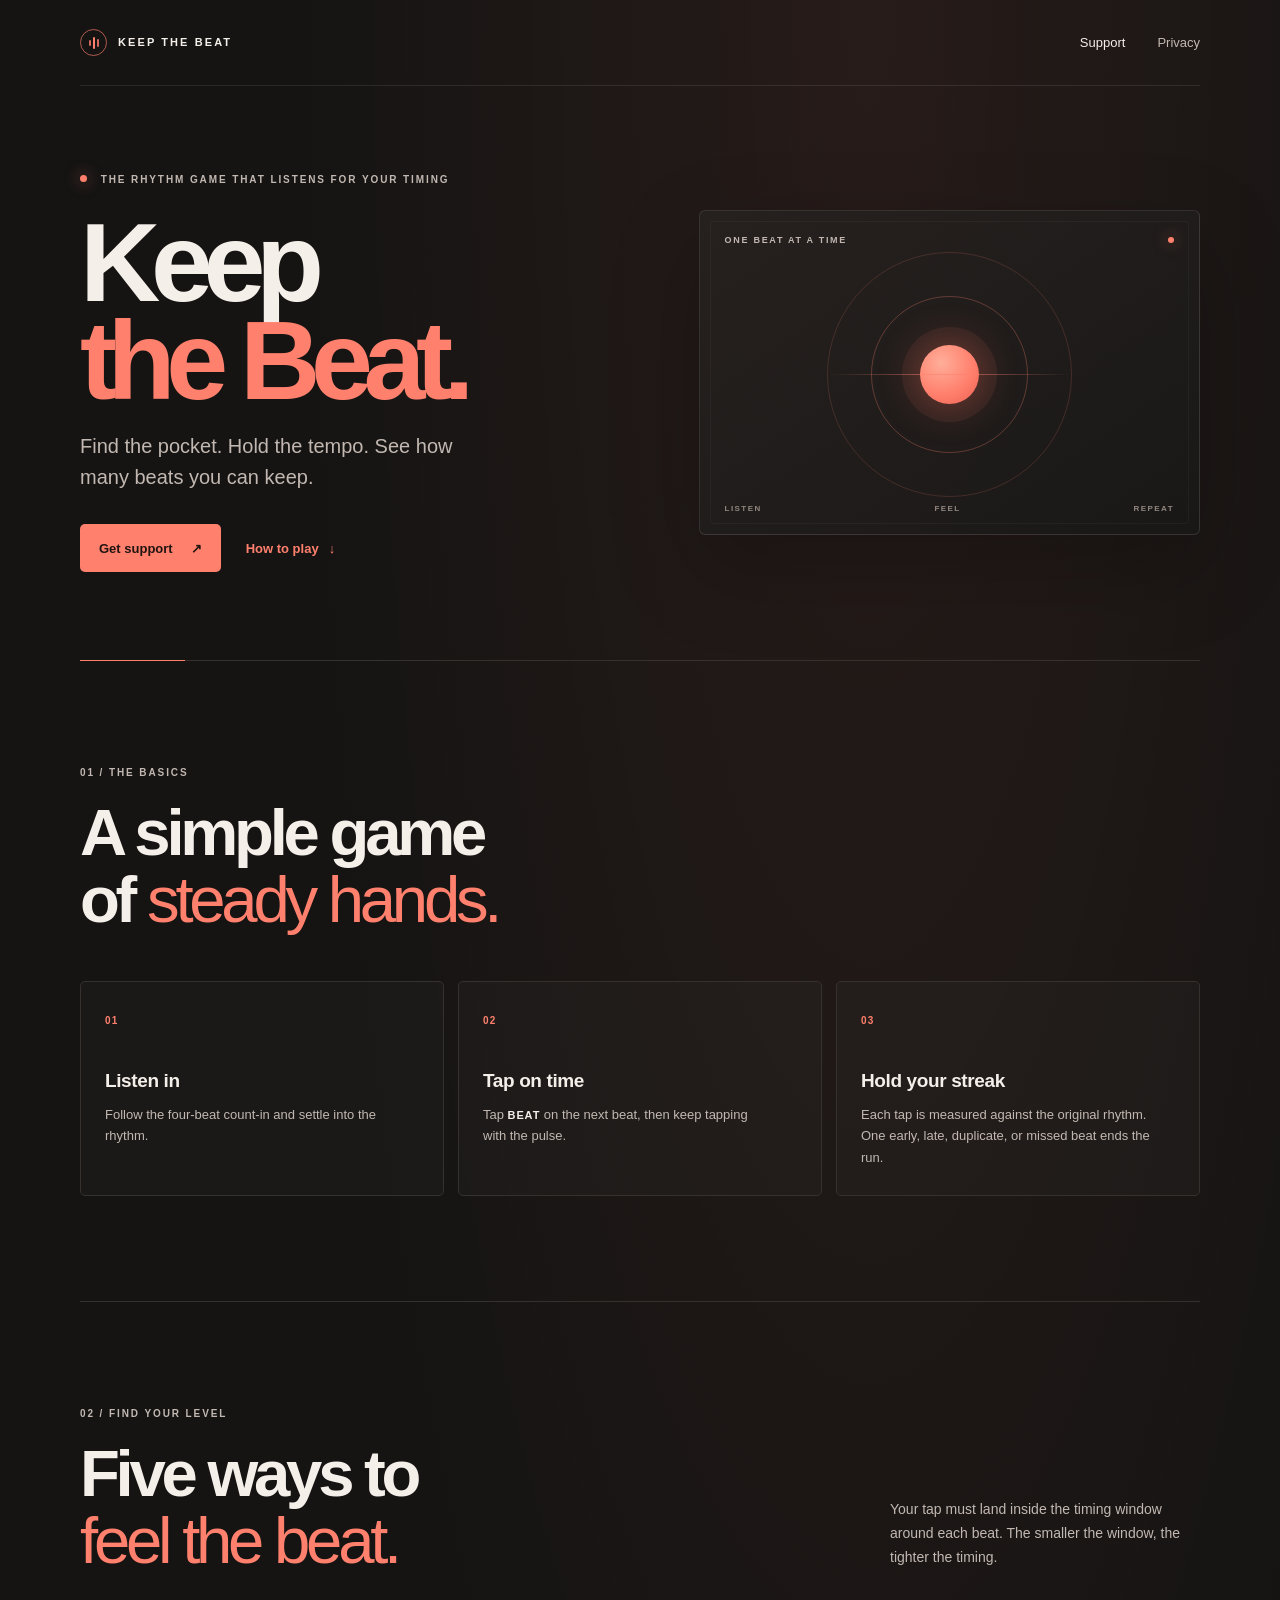
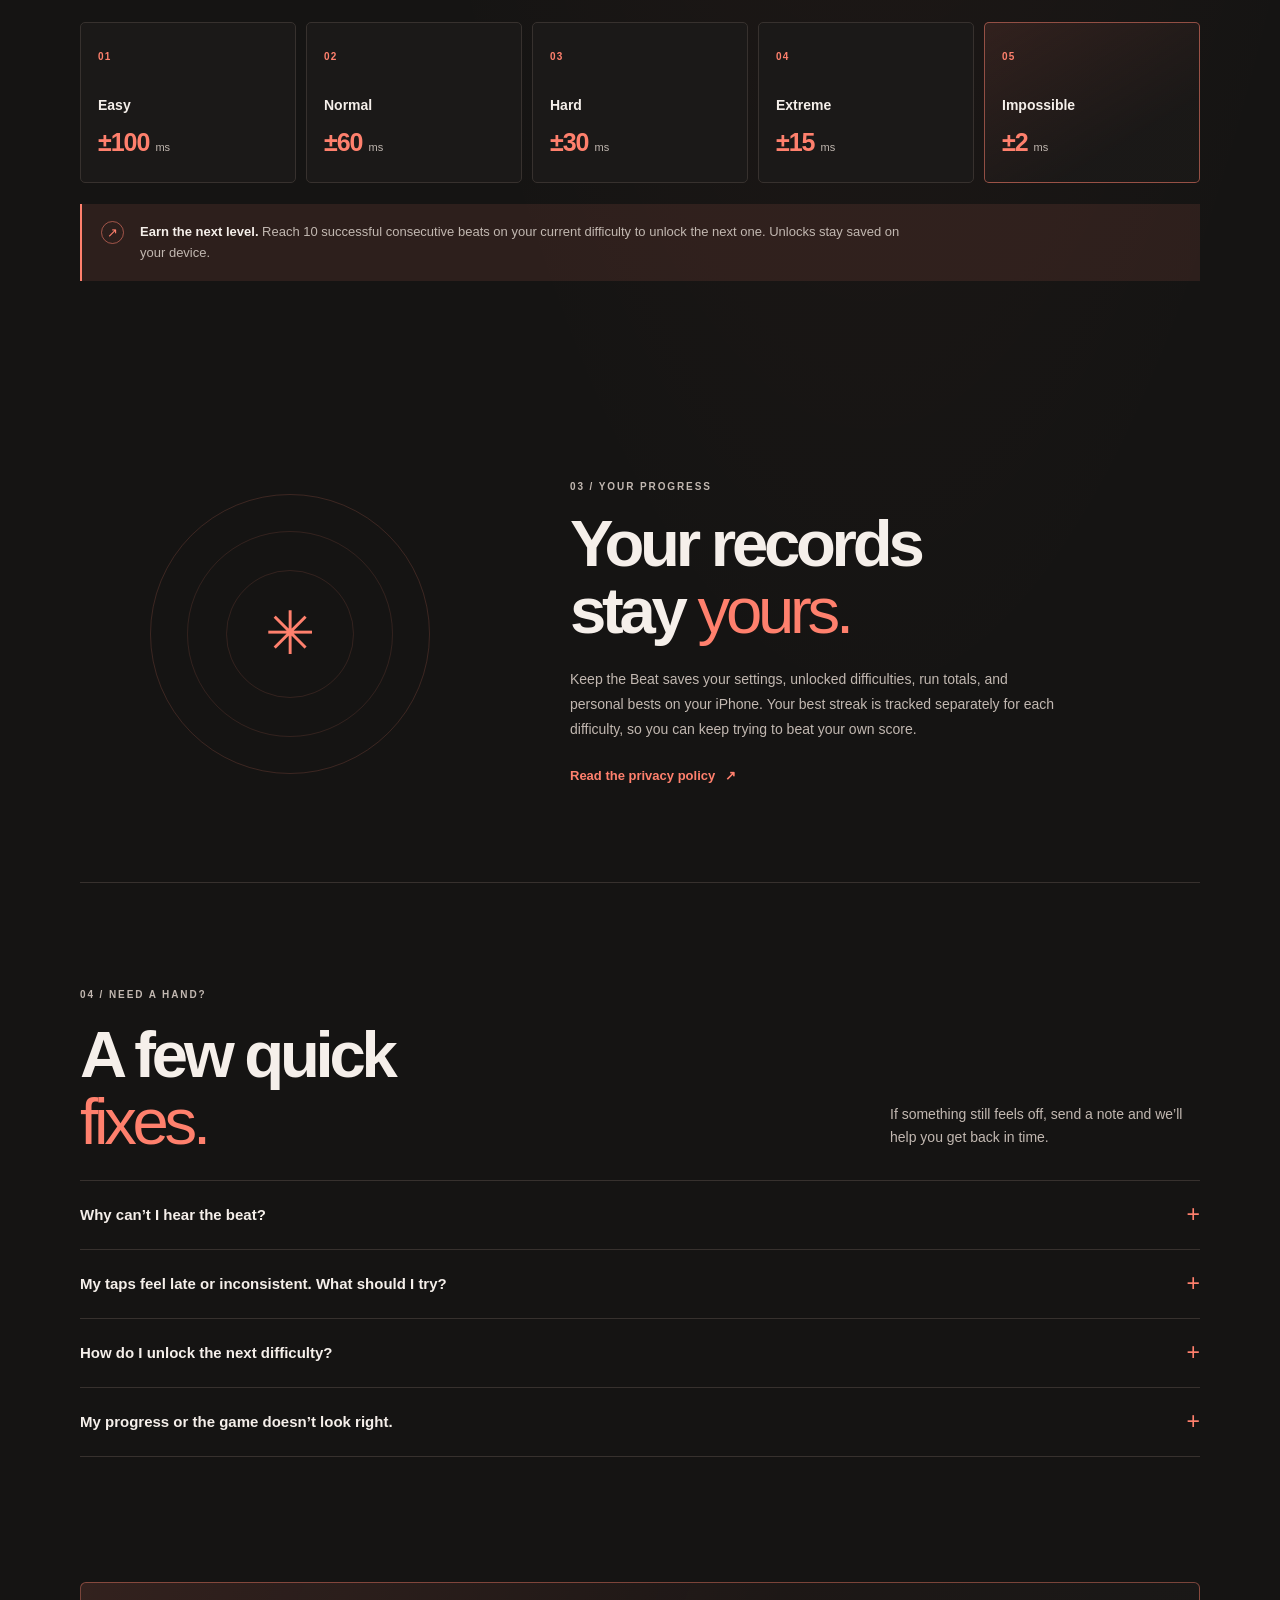
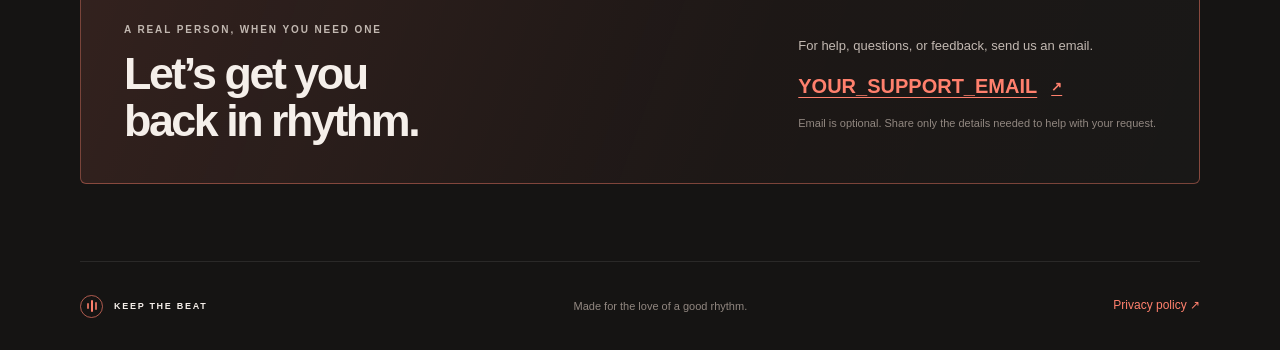
<file: index.html>
<!doctype html>
<html lang="en">
<head>
  <meta charset="utf-8">
  <meta name="viewport" content="width=device-width, initial-scale=1">
  <meta name="theme-color" content="#151413">
  <meta name="description" content="Support for Keep the Beat, a focused iPhone rhythm game about finding your timing and keeping the pulse.">
  <title>Keep the Beat — Support</title>
  <link rel="stylesheet" href="styles.css">
</head>
<body>
  <a class="skip-link" href="#main">Skip to content</a>
  <div class="site-shell">
    <header class="site-header wrap">
      <a class="brand" href="index.html" aria-label="Keep the Beat support home">
        <span class="brand-mark" aria-hidden="true"><i></i><i></i><i></i></span>
        <span>KEEP THE BEAT</span>
      </a>
      <nav class="top-nav" aria-label="Main navigation">
        <a class="current" href="index.html" aria-current="page">Support</a>
        <a href="privacy.html">Privacy</a>
      </nav>
    </header>

    <main id="main">
      <section class="hero wrap" aria-labelledby="page-title">
        <div class="hero-copy">
          <p class="eyebrow"><span class="eyebrow-dot" aria-hidden="true"></span> The rhythm game that listens for your timing</p>
          <h1 id="page-title">Keep<br><span>the Beat.</span></h1>
          <p class="hero-intro">Find the pocket. Hold the tempo. See how many beats you can keep.</p>
          <div class="hero-actions">
            <a class="button button-primary" href="#contact">Get support <span aria-hidden="true">↗</span></a>
            <a class="text-link" href="#how-to-play">How to play <span aria-hidden="true">↓</span></a>
          </div>
        </div>
        <aside class="pulse-card" aria-label="A steady pulse, one beat at a time">
          <div class="pulse-card-top"><span class="eyebrow">ONE BEAT AT A TIME</span><span class="live-dot" aria-hidden="true"></span></div>
          <div class="pulse-orbit" aria-hidden="true">
            <span class="orbit orbit-outer"></span>
            <span class="orbit orbit-inner"></span>
            <span class="pulse-core"></span>
            <span class="pulse-line"></span>
          </div>
          <div class="pulse-card-bottom"><span>LISTEN</span><span>FEEL</span><span>REPEAT</span></div>
        </aside>
        <div class="hero-rule" aria-hidden="true"><span></span></div>
      </section>

      <section class="section wrap" id="how-to-play" aria-labelledby="how-title">
        <div class="section-heading">
          <p class="eyebrow">01 / THE BASICS</p>
          <h2 id="how-title">A simple game<br>of <em>steady hands.</em></h2>
        </div>
        <div class="steps-grid">
          <article class="step-card">
            <span class="step-number">01</span>
            <h3>Listen in</h3>
            <p>Follow the four-beat count-in and settle into the rhythm.</p>
          </article>
          <article class="step-card">
            <span class="step-number">02</span>
            <h3>Tap on time</h3>
            <p>Tap <strong>BEAT</strong> on the next beat, then keep tapping with the pulse.</p>
          </article>
          <article class="step-card">
            <span class="step-number">03</span>
            <h3>Hold your streak</h3>
            <p>Each tap is measured against the original rhythm. One early, late, duplicate, or missed beat ends the run.</p>
          </article>
        </div>
      </section>

      <section class="section section-bordered wrap" id="difficulty" aria-labelledby="difficulty-title">
        <div class="section-heading section-heading-wide">
          <div>
            <p class="eyebrow">02 / FIND YOUR LEVEL</p>
            <h2 id="difficulty-title">Five ways to<br><em>feel the beat.</em></h2>
          </div>
          <p class="section-aside">Your tap must land inside the timing window around each beat. The smaller the window, the tighter the timing.</p>
        </div>
        <div class="difficulty-grid" role="list" aria-label="Difficulty timing windows">
          <article class="difficulty-card" role="listitem"><span class="difficulty-index">01</span><h3>Easy</h3><p>±100 <small>ms</small></p></article>
          <article class="difficulty-card" role="listitem"><span class="difficulty-index">02</span><h3>Normal</h3><p>±60 <small>ms</small></p></article>
          <article class="difficulty-card" role="listitem"><span class="difficulty-index">03</span><h3>Hard</h3><p>±30 <small>ms</small></p></article>
          <article class="difficulty-card" role="listitem"><span class="difficulty-index">04</span><h3>Extreme</h3><p>±15 <small>ms</small></p></article>
          <article class="difficulty-card difficulty-card-final" role="listitem"><span class="difficulty-index">05</span><h3>Impossible</h3><p>±2 <small>ms</small></p></article>
        </div>
        <div class="unlock-note">
          <span class="unlock-icon" aria-hidden="true">↗</span>
          <p><strong>Earn the next level.</strong> Reach 10 successful consecutive beats on your current difficulty to unlock the next one. Unlocks stay saved on your device.</p>
        </div>
      </section>

      <section class="section records-section wrap" id="records" aria-labelledby="records-title">
        <div class="records-mark" aria-hidden="true"><span>✳</span></div>
        <div class="records-copy">
          <p class="eyebrow">03 / YOUR PROGRESS</p>
          <h2 id="records-title">Your records<br>stay <em>yours.</em></h2>
          <p>Keep the Beat saves your settings, unlocked difficulties, run totals, and personal bests on your iPhone. Your best streak is tracked separately for each difficulty, so you can keep trying to beat your own score.</p>
          <a class="text-link" href="privacy.html">Read the privacy policy <span aria-hidden="true">↗</span></a>
        </div>
      </section>

      <section class="section section-bordered wrap" id="faq" aria-labelledby="faq-title">
        <div class="section-heading section-heading-wide faq-heading">
          <div><p class="eyebrow">04 / NEED A HAND?</p><h2 id="faq-title">A few quick<br><em>fixes.</em></h2></div>
          <p class="section-aside">If something still feels off, send a note and we’ll help you get back in time.</p>
        </div>
        <div class="faq-list">
          <details class="faq-item">
            <summary>Why can’t I hear the beat?</summary>
            <div class="faq-answer"><p>Check that <strong>Sound</strong> is on in the game settings, then check your iPhone’s volume and Silent Mode. The game respects Silent Mode. If sound still won’t start, close and reopen the game.</p></div>
          </details>
          <details class="faq-item">
            <summary>My taps feel late or inconsistent. What should I try?</summary>
            <div class="faq-answer"><p>Wireless audio can add delay. For the most consistent feel, try the built-in speaker or wired audio, then start a fresh run and follow the count-in. The game judges each tap against the beat; it does not move the rhythm to follow your taps.</p></div>
          </details>
          <details class="faq-item">
            <summary>How do I unlock the next difficulty?</summary>
            <div class="faq-answer"><p>Reach 10 successful consecutive beats on the difficulty you have unlocked. The next level opens automatically and remains unlocked on this device.</p></div>
          </details>
          <details class="faq-item">
            <summary>My progress or the game doesn’t look right.</summary>
            <div class="faq-answer"><p>Close and reopen Keep the Beat, then try one new run. If the issue continues, email support with your iPhone model, iOS version, and what you were doing when it happened. Please leave out anything personal.</p></div>
          </details>
        </div>
      </section>

      <section class="contact-panel wrap" id="contact" aria-labelledby="contact-title">
        <div>
          <p class="eyebrow">A REAL PERSON, WHEN YOU NEED ONE</p>
          <h2 id="contact-title">Let’s get you<br>back in rhythm.</h2>
        </div>
        <div class="contact-details">
          <p>For help, questions, or feedback, send us an email.</p>
          <!-- Replace YOUR_SUPPORT_EMAIL with the confirmed support address before publishing. -->
          <a class="email-link" href="mailto:YOUR_SUPPORT_EMAIL">YOUR_SUPPORT_EMAIL <span aria-hidden="true">↗</span></a>
          <p class="small-note">Email is optional. Share only the details needed to help with your request.</p>
        </div>
      </section>
    </main>

    <footer class="site-footer wrap">
      <a class="brand footer-brand" href="index.html" aria-label="Keep the Beat support home">
        <span class="brand-mark" aria-hidden="true"><i></i><i></i><i></i></span><span>KEEP THE BEAT</span>
      </a>
      <p>Made for the love of a good rhythm.</p>
      <a class="footer-link" href="privacy.html">Privacy policy <span aria-hidden="true">↗</span></a>
    </footer>
  </div>
</body>
</html>
</file>
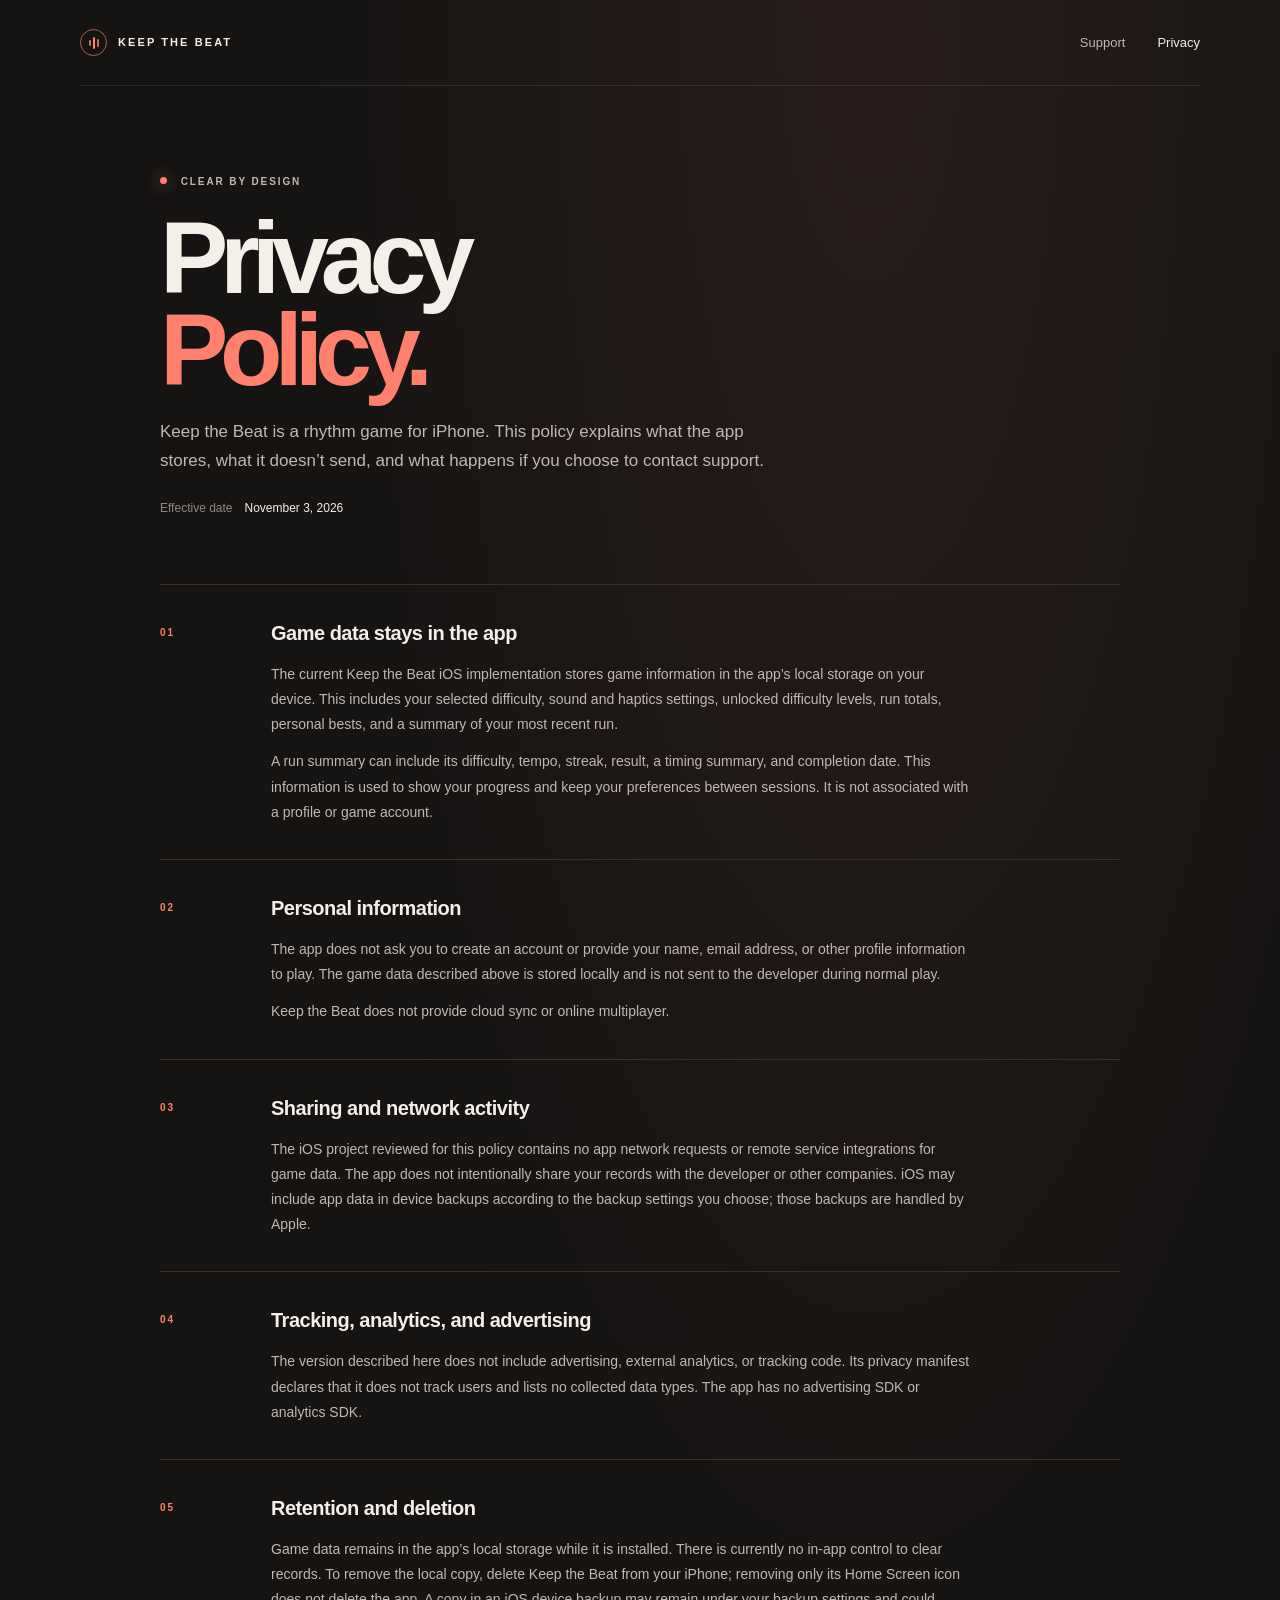
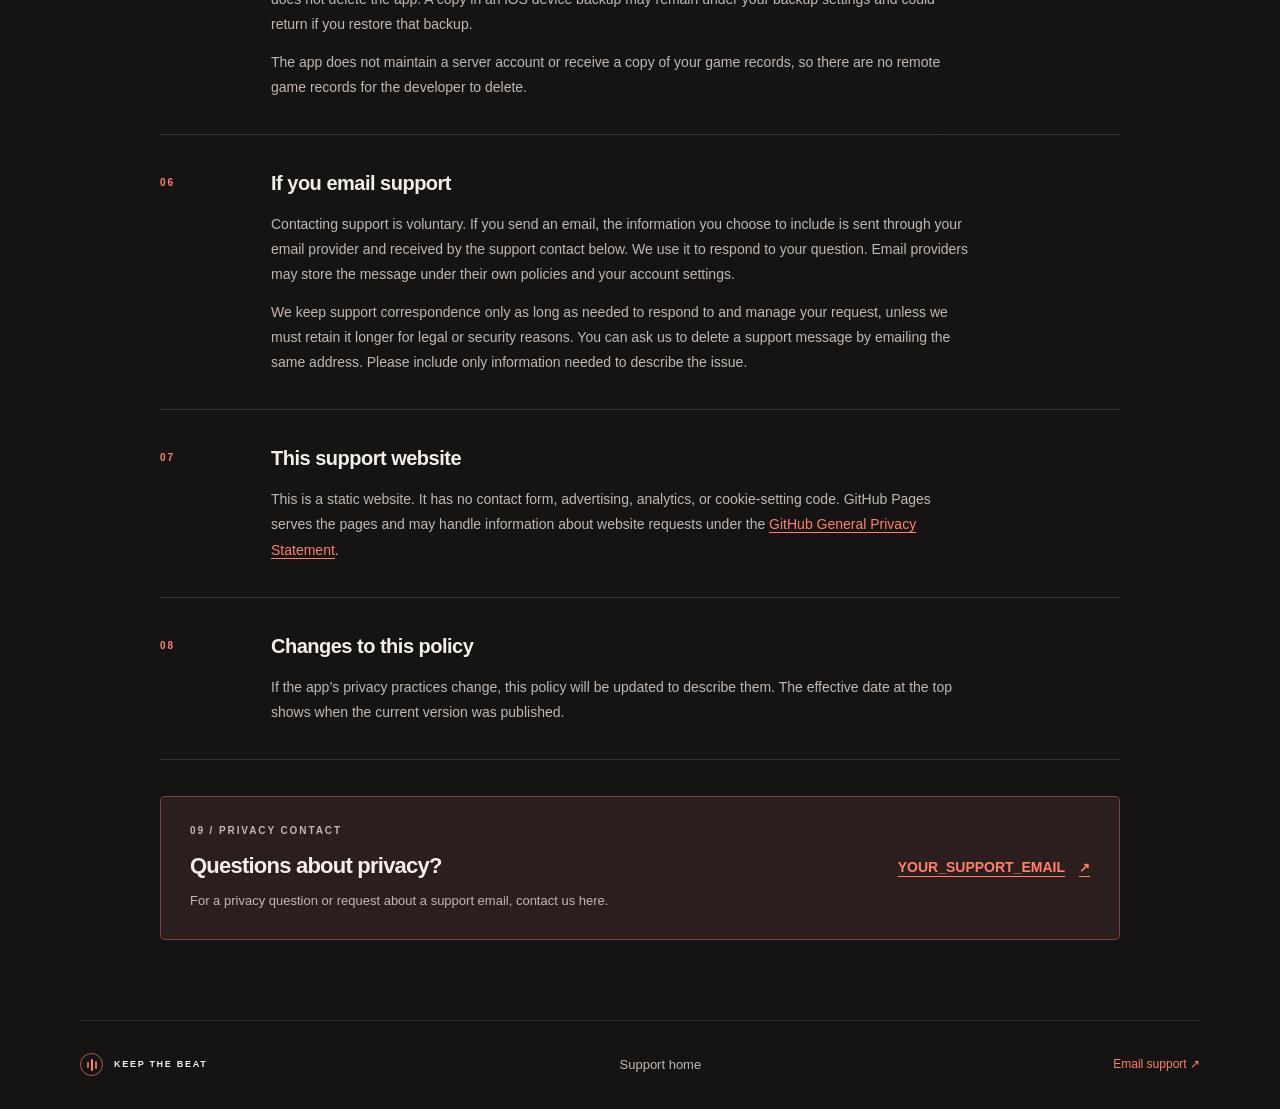
<file: privacy.html>
<!doctype html>
<html lang="en">
<head>
  <meta charset="utf-8">
  <meta name="viewport" content="width=device-width, initial-scale=1">
  <meta name="theme-color" content="#151413">
  <meta name="description" content="The Keep the Beat privacy policy explains how the iPhone game and its support website handle information.">
  <title>Privacy Policy — Keep the Beat</title>
  <link rel="stylesheet" href="styles.css">
</head>
<body>
  <a class="skip-link" href="#main">Skip to content</a>
  <div class="site-shell">
    <header class="site-header wrap">
      <a class="brand" href="index.html" aria-label="Keep the Beat support home">
        <span class="brand-mark" aria-hidden="true"><i></i><i></i><i></i></span>
        <span>KEEP THE BEAT</span>
      </a>
      <nav class="top-nav" aria-label="Main navigation">
        <a href="index.html">Support</a>
        <a class="current" href="privacy.html" aria-current="page">Privacy</a>
      </nav>
    </header>

    <main id="main" class="policy-main wrap">
      <header class="policy-hero">
        <p class="eyebrow"><span class="eyebrow-dot" aria-hidden="true"></span> CLEAR BY DESIGN</p>
        <h1>Privacy<br><em>Policy.</em></h1>
        <p class="policy-lede">Keep the Beat is a rhythm game for iPhone. This policy explains what the app stores, what it doesn’t send, and what happens if you choose to contact support.</p>
        <p class="effective-date"><span>Effective date</span> November 3, 2026</p>
      </header>

      <article class="policy-content">
        <section class="policy-section" aria-labelledby="stored-title">
          <p class="eyebrow">01</p>
          <div>
            <h2 id="stored-title">Game data stays in the app</h2>
            <p>The current Keep the Beat iOS implementation stores game information in the app’s local storage on your device. This includes your selected difficulty, sound and haptics settings, unlocked difficulty levels, run totals, personal bests, and a summary of your most recent run.</p>
            <p>A run summary can include its difficulty, tempo, streak, result, a timing summary, and completion date. This information is used to show your progress and keep your preferences between sessions. It is not associated with a profile or game account.</p>
          </div>
        </section>

        <section class="policy-section" aria-labelledby="personal-title">
          <p class="eyebrow">02</p>
          <div>
            <h2 id="personal-title">Personal information</h2>
            <p>The app does not ask you to create an account or provide your name, email address, or other profile information to play. The game data described above is stored locally and is not sent to the developer during normal play.</p>
            <p>Keep the Beat does not provide cloud sync or online multiplayer.</p>
          </div>
        </section>

        <section class="policy-section" aria-labelledby="sharing-title">
          <p class="eyebrow">03</p>
          <div>
            <h2 id="sharing-title">Sharing and network activity</h2>
            <p>The iOS project reviewed for this policy contains no app network requests or remote service integrations for game data. The app does not intentionally share your records with the developer or other companies. iOS may include app data in device backups according to the backup settings you choose; those backups are handled by Apple.</p>
          </div>
        </section>

        <section class="policy-section" aria-labelledby="tracking-title">
          <p class="eyebrow">04</p>
          <div>
            <h2 id="tracking-title">Tracking, analytics, and advertising</h2>
            <p>The version described here does not include advertising, external analytics, or tracking code. Its privacy manifest declares that it does not track users and lists no collected data types. The app has no advertising SDK or analytics SDK.</p>
          </div>
        </section>

        <section class="policy-section" aria-labelledby="retention-title">
          <p class="eyebrow">05</p>
          <div>
            <h2 id="retention-title">Retention and deletion</h2>
            <p>Game data remains in the app’s local storage while it is installed. There is currently no in-app control to clear records. To remove the local copy, delete Keep the Beat from your iPhone; removing only its Home Screen icon does not delete the app. A copy in an iOS device backup may remain under your backup settings and could return if you restore that backup.</p>
            <p>The app does not maintain a server account or receive a copy of your game records, so there are no remote game records for the developer to delete.</p>
          </div>
        </section>

        <section class="policy-section" aria-labelledby="email-title">
          <p class="eyebrow">06</p>
          <div>
            <h2 id="email-title">If you email support</h2>
            <p>Contacting support is voluntary. If you send an email, the information you choose to include is sent through your email provider and received by the support contact below. We use it to respond to your question. Email providers may store the message under their own policies and your account settings.</p>
            <!-- OWNER CHECK: Confirm the support mailbox retention practice matches this statement before publishing. -->
            <p>We keep support correspondence only as long as needed to respond to and manage your request, unless we must retain it longer for legal or security reasons. You can ask us to delete a support message by emailing the same address. Please include only information needed to describe the issue.</p>
          </div>
        </section>

        <section class="policy-section" aria-labelledby="website-title">
          <p class="eyebrow">07</p>
          <div>
            <h2 id="website-title">This support website</h2>
            <p>This is a static website. It has no contact form, advertising, analytics, or cookie-setting code. GitHub Pages serves the pages and may handle information about website requests under the <a class="inline-link" href="https://docs.github.com/en/site-policy/privacy-policies/github-general-privacy-statement">GitHub General Privacy Statement</a>.</p>
          </div>
        </section>

        <section class="policy-section" aria-labelledby="changes-title">
          <p class="eyebrow">08</p>
          <div>
            <h2 id="changes-title">Changes to this policy</h2>
            <p>If the app’s privacy practices change, this policy will be updated to describe them. The effective date at the top shows when the current version was published.</p>
          </div>
        </section>

        <section class="policy-contact" aria-labelledby="contact-title">
          <div>
            <p class="eyebrow">09 / PRIVACY CONTACT</p>
            <h2 id="contact-title">Questions about privacy?</h2>
            <p>For a privacy question or request about a support email, contact us here.</p>
          </div>
          <!-- Replace YOUR_SUPPORT_EMAIL with the confirmed privacy/support address before publishing. -->
          <a class="email-link" href="mailto:YOUR_SUPPORT_EMAIL">YOUR_SUPPORT_EMAIL <span aria-hidden="true">↗</span></a>
        </section>
      </article>
    </main>

    <footer class="site-footer wrap">
      <a class="brand footer-brand" href="index.html" aria-label="Keep the Beat support home">
        <span class="brand-mark" aria-hidden="true"><i></i><i></i><i></i></span><span>KEEP THE BEAT</span>
      </a>
      <p><a href="index.html">Support home</a></p>
      <a class="footer-link" href="index.html#contact">Email support <span aria-hidden="true">↗</span></a>
    </footer>
  </div>
</body>
</html>
</file>
<file: styles.css>
:root {
  color-scheme: dark;
  --bg: #151413;
  --panel: #201e1c;
  --panel-soft: #1b1918;
  --text: #f5efea;
  --muted: #c2b8b1;
  --soft: #918780;
  --line: #37312e;
  --coral: #ff806d;
  --coral-deep: #ec604f;
  --coral-wash: rgba(255, 128, 109, .1);
  --max: 1120px;
}

* { box-sizing: border-box; }
html { scroll-behavior: smooth; scroll-padding-top: 88px; }
body {
  margin: 0;
  background:
    radial-gradient(ellipse at 68% 0%, rgba(255, 116, 94, .08), transparent 36rem),
    var(--bg);
  color: var(--text);
  font-family: -apple-system, BlinkMacSystemFont, "Segoe UI", sans-serif;
  font-size: 16px;
  line-height: 1.65;
  -webkit-font-smoothing: antialiased;
  text-rendering: optimizeLegibility;
}

a { color: inherit; }
a:focus-visible, summary:focus-visible {
  outline: 3px solid var(--coral);
  outline-offset: 5px;
  border-radius: 3px;
}
.wrap { width: min(var(--max), calc(100% - 64px)); margin-inline: auto; }
.site-shell { overflow: hidden; }
.skip-link {
  position: fixed; z-index: 5; top: 12px; left: 12px;
  transform: translateY(-160%); padding: 10px 15px; border-radius: 6px;
  background: var(--text); color: var(--bg); font-weight: 700;
}
.skip-link:focus { transform: translateY(0); }

.site-header {
  min-height: 86px; display: flex; align-items: center; justify-content: space-between;
  border-bottom: 1px solid rgba(255,255,255,.09);
}
.brand { display: inline-flex; gap: 11px; align-items: center; text-decoration: none; font-size: 11px; font-weight: 800; letter-spacing: .19em; }
.brand-mark { display: inline-flex; align-items: center; justify-content: center; gap: 2px; width: 27px; height: 27px; border: 1px solid rgba(255,128,109,.65); border-radius: 50%; }
.brand-mark i { display: block; width: 2px; border-radius: 2px; background: var(--coral); }
.brand-mark i:nth-child(1) { height: 6px; opacity: .8; }
.brand-mark i:nth-child(2) { height: 12px; }
.brand-mark i:nth-child(3) { height: 8px; opacity: .8; }
.top-nav { display: flex; align-items: center; gap: 32px; }
.top-nav a, .footer-link, .site-footer > p a { color: var(--muted); text-decoration: none; font-size: 13px; transition: color .18s ease; }
.top-nav a:hover, .footer-link:hover, .site-footer > p a:hover { color: var(--text); }
.top-nav a.current { color: var(--text); }

.hero { position: relative; min-height: 575px; display: grid; grid-template-columns: 1.08fr .92fr; align-items: center; gap: 30px; padding-block: 80px 82px; }
.eyebrow { margin: 0; color: var(--muted); font-size: 10px; font-weight: 800; letter-spacing: .19em; line-height: 1.4; text-transform: uppercase; }
.eyebrow-dot, .live-dot { display: inline-block; width: 7px; height: 7px; margin-right: 9px; border-radius: 50%; background: var(--coral); vertical-align: 1px; box-shadow: 0 0 15px rgba(255,128,109,.65); }
h1, h2, h3, p { margin-top: 0; }
.hero h1 { margin: 27px 0 22px; font-size: clamp(4.3rem, 8.7vw, 7.6rem); font-weight: 650; letter-spacing: -.085em; line-height: .88; }
h1 span, h2 em { color: var(--coral); font-style: normal; }
.hero-intro { max-width: 425px; margin-bottom: 31px; color: var(--muted); font-size: clamp(1.04rem, 2vw, 1.25rem); line-height: 1.55; }
.hero-actions { display: flex; align-items: center; gap: 25px; }
.button { min-height: 48px; display: inline-flex; align-items: center; justify-content: center; gap: 18px; padding: 0 19px; border-radius: 5px; font-size: 13px; font-weight: 750; text-decoration: none; transition: transform .18s ease, background .18s ease; }
.button:hover { transform: translateY(-2px); }
.button-primary { background: var(--coral); color: #211411; }
.button-primary:hover { background: #ff9a87; }
.text-link { display: inline-flex; align-items: center; gap: 10px; color: var(--coral); font-size: 13px; font-weight: 700; text-decoration: none; }
.text-link:hover { color: #ffa08e; }
.pulse-card { min-height: 325px; position: relative; display: flex; flex-direction: column; justify-content: space-between; padding: 23px 25px 19px; border: 1px solid rgba(255,255,255,.1); border-radius: 6px; background: linear-gradient(145deg, rgba(38,34,32,.94), rgba(26,24,23,.95)); box-shadow: 0 32px 90px rgba(0,0,0,.22); }
.pulse-card::before, .pulse-card::after { position: absolute; content: ""; pointer-events: none; }
.pulse-card::before { inset: 10px; border: 1px solid rgba(255,255,255,.035); border-radius: 3px; }
.pulse-card-top, .pulse-card-bottom { position: relative; z-index: 1; display: flex; align-items: center; justify-content: space-between; }
.pulse-card-top .eyebrow { font-size: 9px; }
.live-dot { width: 6px; height: 6px; margin: 0; }
.pulse-orbit { position: relative; width: min(245px, 70%); aspect-ratio: 1; align-self: center; display: grid; place-items: center; }
.orbit { position: absolute; display: block; border: 1px solid rgba(255,128,109,.17); border-radius: 50%; }
.orbit-outer { inset: 0; }
.orbit-inner { inset: 18%; border-color: rgba(255,128,109,.3); }
.pulse-core { position: absolute; width: 24%; aspect-ratio: 1; border-radius: 50%; background: radial-gradient(circle at 36% 30%, #ffae99, var(--coral) 57%, var(--coral-deep)); box-shadow: 0 0 42px rgba(255,104,82,.42), 0 0 0 18px rgba(255,128,109,.07); }
.pulse-line { position: absolute; left: 0; right: 0; height: 1px; background: linear-gradient(90deg, transparent, rgba(255,128,109,.6), transparent); }
.pulse-card-bottom { color: var(--soft); font-size: 8px; font-weight: 800; letter-spacing: .18em; }
.hero-rule { position: absolute; right: 0; bottom: 0; left: 0; height: 1px; background: var(--line); }
.hero-rule span { display: block; width: 105px; height: 1px; background: var(--coral); }

.section { padding-block: 105px; }
.section-heading { margin-bottom: 48px; }
.section-heading h2, .records-copy h2 { margin: 20px 0 0; font-size: clamp(2.4rem, 5.1vw, 4.25rem); font-weight: 560; letter-spacing: -.065em; line-height: 1.02; }
.section-heading h2 em, .records-copy h2 em { font-weight: 520; }
.section-heading-wide { display: flex; align-items: end; justify-content: space-between; gap: 36px; }
.section-aside { max-width: 310px; margin: 0 0 5px; color: var(--muted); font-size: 14px; line-height: 1.7; }
.steps-grid { display: grid; grid-template-columns: repeat(3, 1fr); gap: 14px; }
.step-card { min-height: 215px; padding: 24px 24px 22px; border: 1px solid var(--line); border-radius: 5px; background: rgba(255,255,255,.018); }
.step-number, .difficulty-index { color: var(--coral); font-size: 10px; font-weight: 800; letter-spacing: .12em; }
.step-card h3 { margin: 32px 0 8px; font-size: 19px; font-weight: 620; letter-spacing: -.02em; }
.step-card p { max-width: 290px; margin: 0; color: var(--muted); font-size: 13px; line-height: 1.65; }
.step-card strong { color: var(--text); font-size: 11px; letter-spacing: .08em; }
.section-bordered { border-top: 1px solid var(--line); }
.difficulty-grid { display: grid; grid-template-columns: repeat(5, 1fr); gap: 10px; }
.difficulty-card { min-height: 152px; position: relative; padding: 19px 17px; border: 1px solid var(--line); border-radius: 5px; background: var(--panel-soft); }
.difficulty-card-final { border-color: rgba(255,128,109,.52); background: linear-gradient(150deg, rgba(255,128,109,.105), rgba(27,25,24,.9) 72%); }
.difficulty-card h3 { margin: 25px 0 5px; font-size: 14px; font-weight: 650; }
.difficulty-card p { margin: 0; color: var(--coral); font-size: 25px; font-weight: 650; letter-spacing: -.04em; }
.difficulty-card p small { color: var(--muted); font-size: 11px; font-weight: 500; letter-spacing: 0; }
.unlock-note { display: flex; align-items: start; gap: 16px; margin-top: 21px; padding: 17px 19px; border-left: 2px solid var(--coral); background: var(--coral-wash); }
.unlock-icon { flex: 0 0 auto; display: grid; width: 23px; height: 23px; place-items: center; border: 1px solid rgba(255,128,109,.55); border-radius: 50%; color: var(--coral); font-size: 13px; }
.unlock-note p { max-width: 770px; margin: 0; color: var(--muted); font-size: 13px; line-height: 1.65; }
.unlock-note strong { color: var(--text); }

.records-section { display: grid; grid-template-columns: .8fr 1.2fr; align-items: center; gap: 70px; padding-block: 94px; }
.records-mark { position: relative; width: min(280px, 80%); aspect-ratio: 1; margin-inline: auto; display: grid; place-items: center; border: 1px solid rgba(255,128,109,.17); border-radius: 50%; }
.records-mark::before, .records-mark::after { position: absolute; content: ""; border: 1px solid rgba(255,128,109,.13); border-radius: 50%; }
.records-mark::before { inset: 13%; }
.records-mark::after { inset: 27%; }
.records-mark span { z-index: 1; color: var(--coral); font-size: 60px; font-weight: 300; }
.records-copy h2 { margin-top: 17px; }
.records-copy > p:not(.eyebrow) { max-width: 490px; margin: 23px 0 19px; color: var(--muted); font-size: 14px; line-height: 1.8; }

.faq-heading { margin-bottom: 25px; }
.faq-list { border-top: 1px solid var(--line); }
.faq-item { border-bottom: 1px solid var(--line); }
.faq-item summary { min-height: 68px; display: flex; align-items: center; justify-content: space-between; gap: 18px; cursor: pointer; list-style: none; color: var(--text); font-size: 15px; font-weight: 580; }
.faq-item summary::-webkit-details-marker { display: none; }
.faq-item summary::after { content: "+"; flex: 0 0 auto; color: var(--coral); font-size: 23px; font-weight: 400; }
.faq-item[open] summary::after { content: "−"; }
.faq-answer { max-width: 760px; padding: 0 40px 19px 0; }
.faq-answer p { margin: 0; color: var(--muted); font-size: 13px; line-height: 1.75; }
.faq-answer strong { color: var(--text); }

.contact-panel { display: flex; align-items: center; justify-content: space-between; gap: 40px; margin-block: 20px 77px; padding: 40px 43px; border: 1px solid rgba(255,128,109,.42); border-radius: 6px; background: linear-gradient(110deg, rgba(255,128,109,.13), rgba(255,128,109,.035) 60%, rgba(255,255,255,.02)); }
.contact-panel h2 { margin: 13px 0 0; font-size: clamp(1.8rem, 3.7vw, 2.8rem); font-weight: 580; letter-spacing: -.055em; line-height: 1.04; }
.contact-details { max-width: 390px; }
.contact-details > p:first-child { margin-bottom: 8px; color: var(--muted); font-size: 13px; }
.email-link { display: inline-flex; min-height: 44px; align-items: center; gap: 14px; color: var(--coral); font-size: clamp(1rem, 2vw, 1.25rem); font-weight: 700; overflow-wrap: anywhere; text-decoration-thickness: 1px; text-underline-offset: 4px; }
.email-link:hover { color: #ffa08e; }
.email-link span { font-size: 13px; }
.small-note { margin: 7px 0 0; color: var(--soft); font-size: 11px; line-height: 1.5; }
.site-footer { min-height: 89px; display: flex; align-items: center; justify-content: space-between; gap: 20px; border-top: 1px solid rgba(255,255,255,.09); }
.footer-brand { font-size: 9px; }
.footer-brand .brand-mark { width: 23px; height: 23px; }
.site-footer > p { margin: 0; color: var(--soft); font-size: 11px; }
.footer-link { color: var(--coral); font-size: 12px; }

/* Privacy page */
.policy-main { max-width: 960px; }
.policy-hero { max-width: 720px; padding: 89px 0 65px; }
.policy-hero h1 { margin: 23px 0 22px; font-size: clamp(4rem, 8vw, 6.7rem); font-weight: 620; letter-spacing: -.08em; line-height: .9; }
.policy-hero h1 em { color: var(--coral); font-style: normal; }
.policy-lede { max-width: 620px; margin-bottom: 23px; color: var(--muted); font-size: 17px; line-height: 1.7; }
.effective-date { display: flex; gap: 12px; margin: 0; color: var(--text); font-size: 12px; }
.effective-date span { color: var(--soft); }
.policy-content { border-top: 1px solid var(--line); }
.policy-section { display: grid; grid-template-columns: 95px 1fr; gap: 16px; padding: 32px 0 34px; border-bottom: 1px solid var(--line); }
.policy-section > .eyebrow { padding-top: 9px; color: var(--coral); }
.policy-section h2 { margin: 0 0 12px; font-size: 20px; font-weight: 630; letter-spacing: -.025em; }
.policy-section p:not(.eyebrow) { max-width: 700px; margin: 0 0 12px; color: var(--muted); font-size: 14px; line-height: 1.8; }
.policy-section p:last-child { margin-bottom: 0; }
.inline-link { color: var(--coral); text-underline-offset: 3px; }
.policy-contact { display: flex; align-items: center; justify-content: space-between; gap: 28px; margin: 36px 0 80px; padding: 27px 29px; border: 1px solid rgba(255,128,109,.38); border-radius: 5px; background: var(--coral-wash); }
.policy-contact h2 { margin: 10px 0 6px; font-size: 22px; font-weight: 630; letter-spacing: -.035em; }
.policy-contact p:not(.eyebrow) { max-width: 480px; margin: 0; color: var(--muted); font-size: 13px; }
.policy-contact .email-link { font-size: 14px; }

@media (max-width: 760px) {
  .wrap { width: min(var(--max), calc(100% - 40px)); }
  .site-header { min-height: 72px; }
  .top-nav { gap: 21px; }
  .hero { min-height: auto; grid-template-columns: 1fr; gap: 46px; padding-block: 68px 48px; }
  .hero h1 { font-size: clamp(4.8rem, 16vw, 7rem); }
  .pulse-card { width: 100%; min-height: 280px; }
  .pulse-orbit { width: 200px; }
  .section { padding-block: 77px; }
  .section-heading { margin-bottom: 35px; }
  .section-heading-wide { align-items: start; flex-direction: column; gap: 18px; }
  .section-aside { max-width: 470px; }
  .steps-grid { grid-template-columns: 1fr; gap: 9px; }
  .step-card { min-height: 0; padding: 20px; }
  .step-card h3 { margin-top: 19px; }
  .step-card p { max-width: 500px; }
  .difficulty-grid { grid-template-columns: repeat(2, 1fr); }
  .difficulty-card { min-height: 135px; }
  .difficulty-card-final { grid-column: span 2; }
  .records-section { grid-template-columns: 1fr; gap: 43px; }
  .records-mark { width: 205px; }
  .records-copy { max-width: 540px; }
  .faq-heading { margin-bottom: 25px; }
  .contact-panel { align-items: start; flex-direction: column; gap: 26px; margin-bottom: 52px; padding: 29px 25px; }
  .contact-details { max-width: 100%; }
  .policy-hero { padding: 68px 0 46px; }
  .policy-section { grid-template-columns: 48px 1fr; gap: 12px; padding-block: 26px; }
  .policy-section h2 { font-size: 18px; }
  .policy-section p:not(.eyebrow) { font-size: 13px; }
  .policy-contact { align-items: start; flex-direction: column; margin-bottom: 58px; padding: 23px 20px; }
  .site-footer { min-height: 80px; flex-wrap: wrap; padding-block: 18px; }
  .site-footer > p { display: none; }
}

@media (max-width: 380px) {
  .wrap { width: calc(100% - 32px); }
  .brand { gap: 8px; font-size: 9px; }
  .top-nav { gap: 14px; }
  .top-nav a { font-size: 12px; }
  .hero-actions { gap: 17px; }
  .button { gap: 10px; padding-inline: 14px; }
  .policy-section { grid-template-columns: 34px 1fr; gap: 8px; }
}

@media (prefers-reduced-motion: reduce) {
  *, *::before, *::after { scroll-behavior: auto !important; transition-duration: .01ms !important; }
}
</file>
